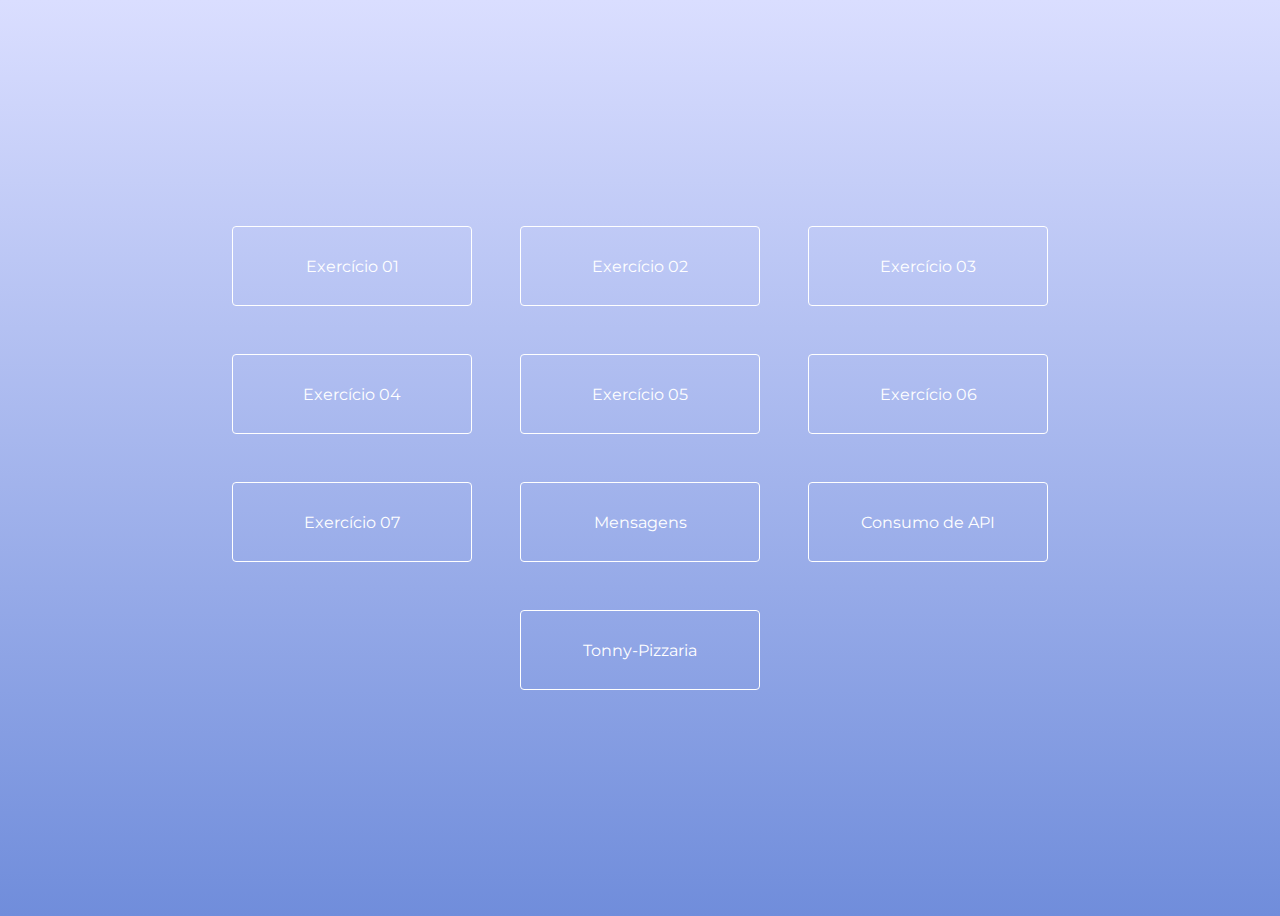
<file: index.html>
<!DOCTYPE html>
<html lang="en">
<head>
    <meta charset="UTF-8">
    <meta name="viewport" content="width=device-width, initial-scale=1.0">
    <link rel="preconnect" href="https://fonts.googleapis.com">
    <link rel="preconnect" href="https://fonts.gstatic.com" crossorigin>
    <link href="https://fonts.googleapis.com/css2?family=Montserrat:wght@300&display=swap" rel="stylesheet">
    <link rel="icon" type="image/jpg" href="https://cdn-icons-png.flaticon.com/512/5968/5968292.png" />
    <link rel="stylesheet" href="style.css">
    <title>Projetos em JavaScript | Luana Magalhães</title>
</head>
<body>
    <main>
      <a href="./aula01/aula1.html">
        <button>Exercício 01</button>
       </a>
         <a href="./aula02/aula2.html">
        <button>Exercício 02</button>
       </a>
         <a href="./aula03/aula3.html">
        <button>Exercício 03</button>
       </a>
       <a href="./aula04/aula4.html">
        <button>Exercício 04</button>
       </a>
       <a href="./aula05/aula5.html">
        <button>Exercício 05</button>
       </a>
       <a href="./aula06/aula6.html">
        <button>Exercício 06</button>
       </a>
       <a href="./aula07/aula07.html">
        <button>Exercício 07</button>
       </a>
       <a href="https://github.com/lU4N4ht/Messages_JSON">
        <button>Mensagens</button>
       </a>
       <a href="https://github.com/lU4N4ht/InstaMeow_ConsumoDeAPI">
        <button>Consumo de API</button>
       </a>
       <a href="https://github.com/lU4N4ht/Tonny-Pizzaria">
        <button>Tonny-Pizzaria</button>
       </a>
    </main>
</body>
</html>
</file>
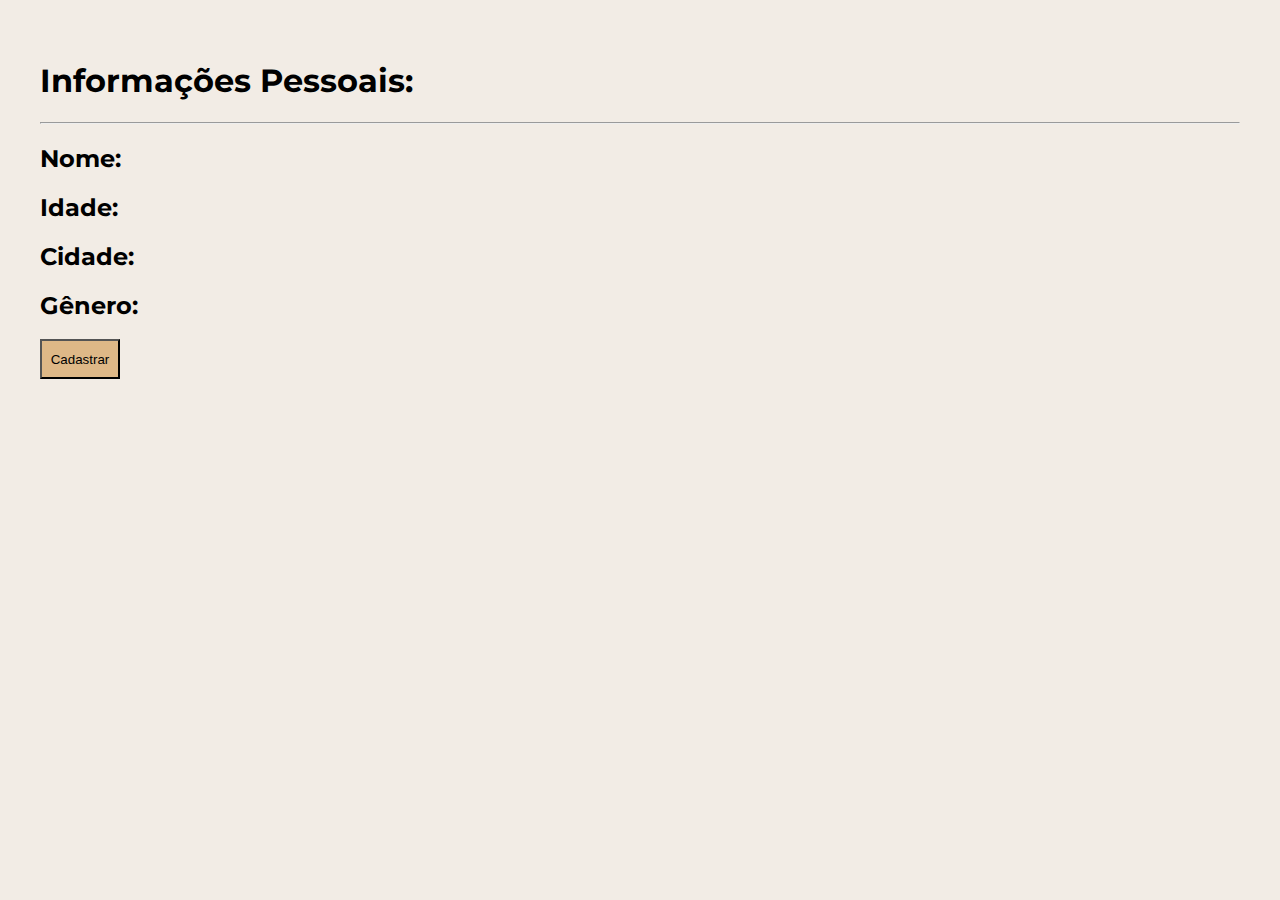
<file: aula1.html>
<!DOCTYPE html>
<html lang="pt-br">
<head>
    <meta charset="UTF-8">
    <meta name="viewport" content="width=device-width, initial-scale=1.0">
    <link rel="preconnect" href="https://fonts.googleapis.com">
    <link rel="preconnect" href="https://fonts.gstatic.com" crossorigin>
    <link href="https://fonts.googleapis.com/css2?family=Montserrat:wght@300&display=swap" rel="stylesheet">
    <link rel="icon" type="image/jpg" href="https://cdn-icons-png.flaticon.com/512/5968/5968292.png"/>
    <link rel="stylesheet" href="aula1.css">
    <script src="aula1.js" defer></script>
    <title>Questionário</title>
</head>
<body>
    <h1>Informações Pessoais:</h1>
    <hr>
    <h2 id="texto-nome">Nome: </h2>
    <h2 id="texto-idade">Idade: </h2>
    <h2 id="texto-cidade">Cidade: </h2>
    <h2 id="texto-genero">Gênero: </h2>
    <button id="cadastrar">Cadastrar</button>
</body>
</html>
</file>
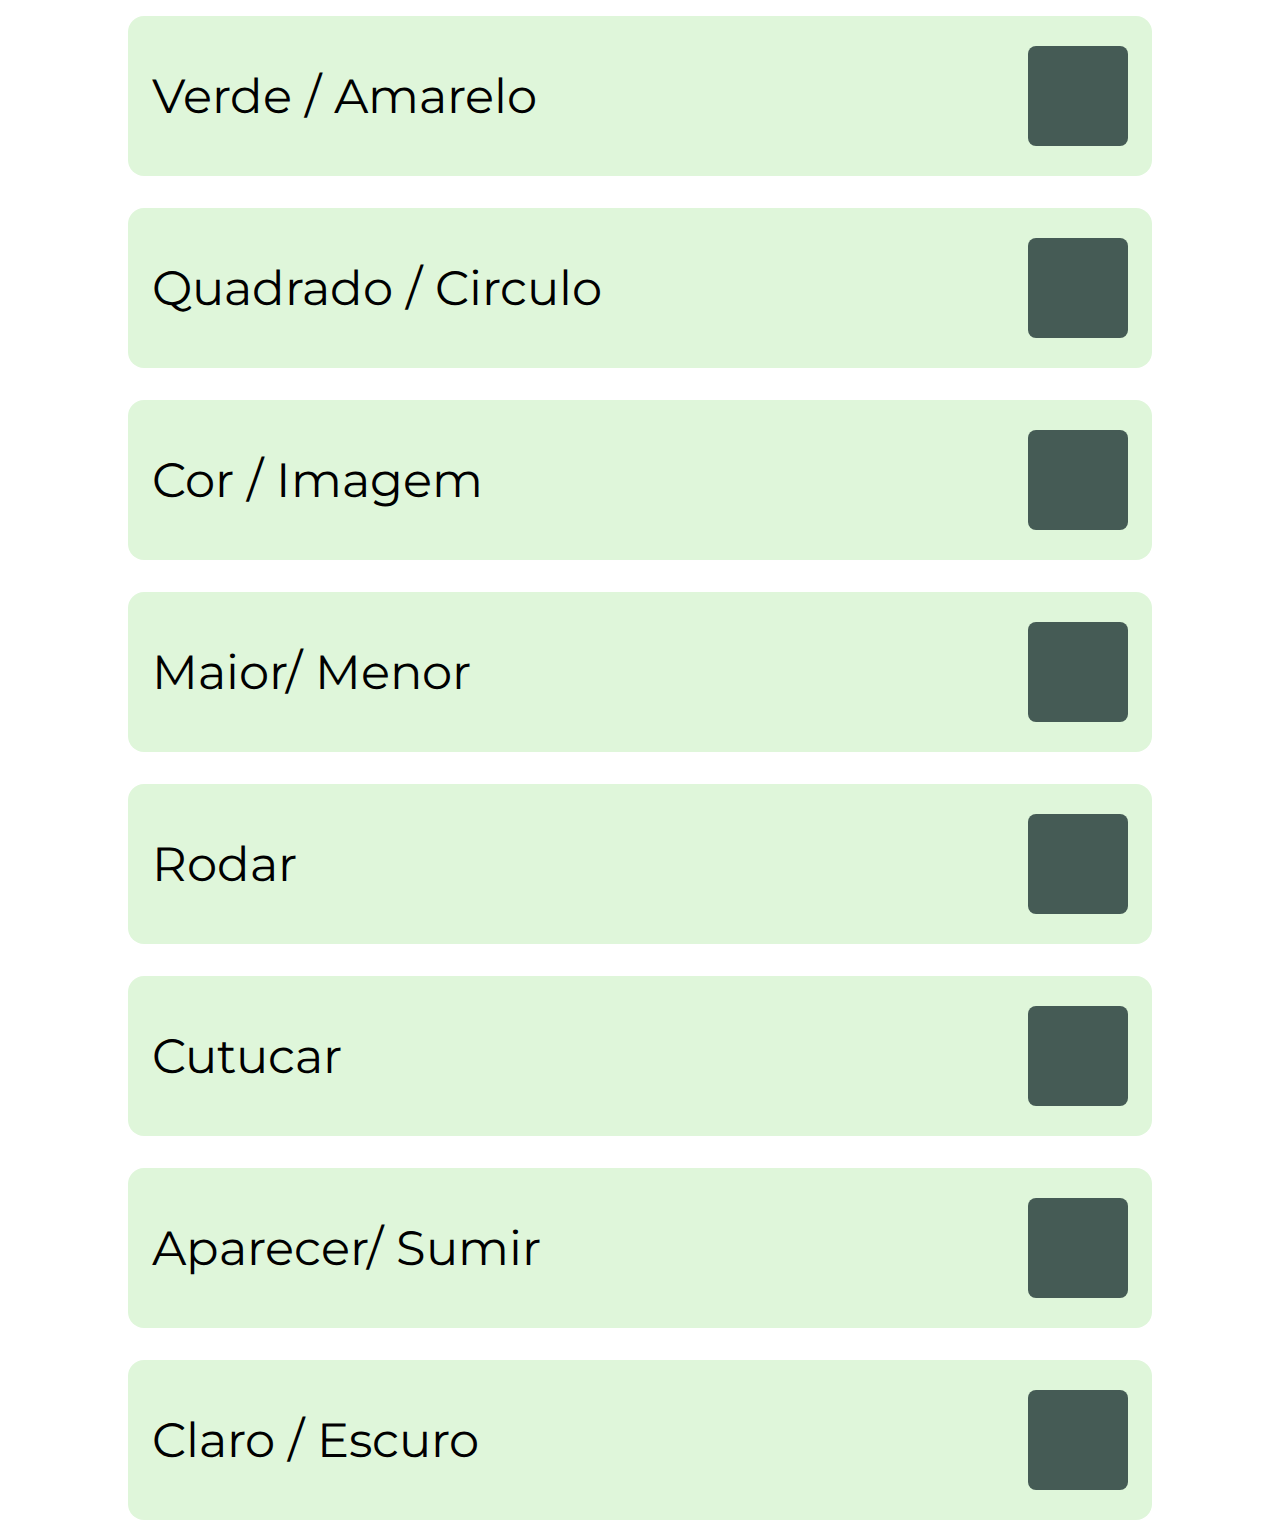
<file: aula2.html>
<!DOCTYPE html>
<html lang="pt-br">

<head>
    <meta charset="UTF-8">
    <meta name="viewport" content="width=device-width, initial-scale=1.0">
    <link rel="preconnect" href="https://fonts.googleapis.com">
    <link rel="preconnect" href="https://fonts.gstatic.com" crossorigin>
    <link href="https://fonts.googleapis.com/css2?family=Montserrat:wght@300&display=swap" rel="stylesheet">
    <link rel="icon" type="image/jpg" href="https://cdn-icons-png.flaticon.com/512/5968/5968292.png" />
    <link rel="stylesheet" href="aula2.css">
    <script src="./aula2.js" defer></script>
    <title>Aula 02</title>
</head>

<body>
    <div class="container">
        <div class="item">
            <div class="texto">Verde / Amarelo</div>
            <div class="forma" id="forma1"></div>
        </div>
    </div>
    <div class="container">
        <div class="item">
            <div class="texto">Quadrado / Circulo</div>
            <div class="forma" id="forma2"></div>
        </div>
    </div>
    <div class="container">
        <div class="item">
            <div class="texto">Cor / Imagem</div>
            <div class="forma" id="forma3"></div>
        </div>
    </div>
    <div class="container">
        <div class="item">
            <div class="texto">Maior/ Menor</div>
            <div class="forma" id="forma4"></div>
        </div>
    </div>
    <div class="container">
        <div class="item">
            <div class="texto">Rodar</div>
            <div class="forma" id="forma5"></div>
        </div>
    </div>
    <div class="container">
        <div class="item">
            <div class="texto">Cutucar</div>
            <div class="forma" id="forma6"></div>
        </div>
    </div>
    <div class="container">
        <div class="item">
            <div class="texto">Aparecer/ Sumir</div>
            <div class="forma" id="forma7"></div>
        </div>
    </div>
    <div class="container">
        <div class="item" id="item8">
            <div class="texto" id="texto8">Claro / Escuro</div>
            <div class="forma" id="forma8"></div>
        </div>
    </div>
</body>

</html>
</file>
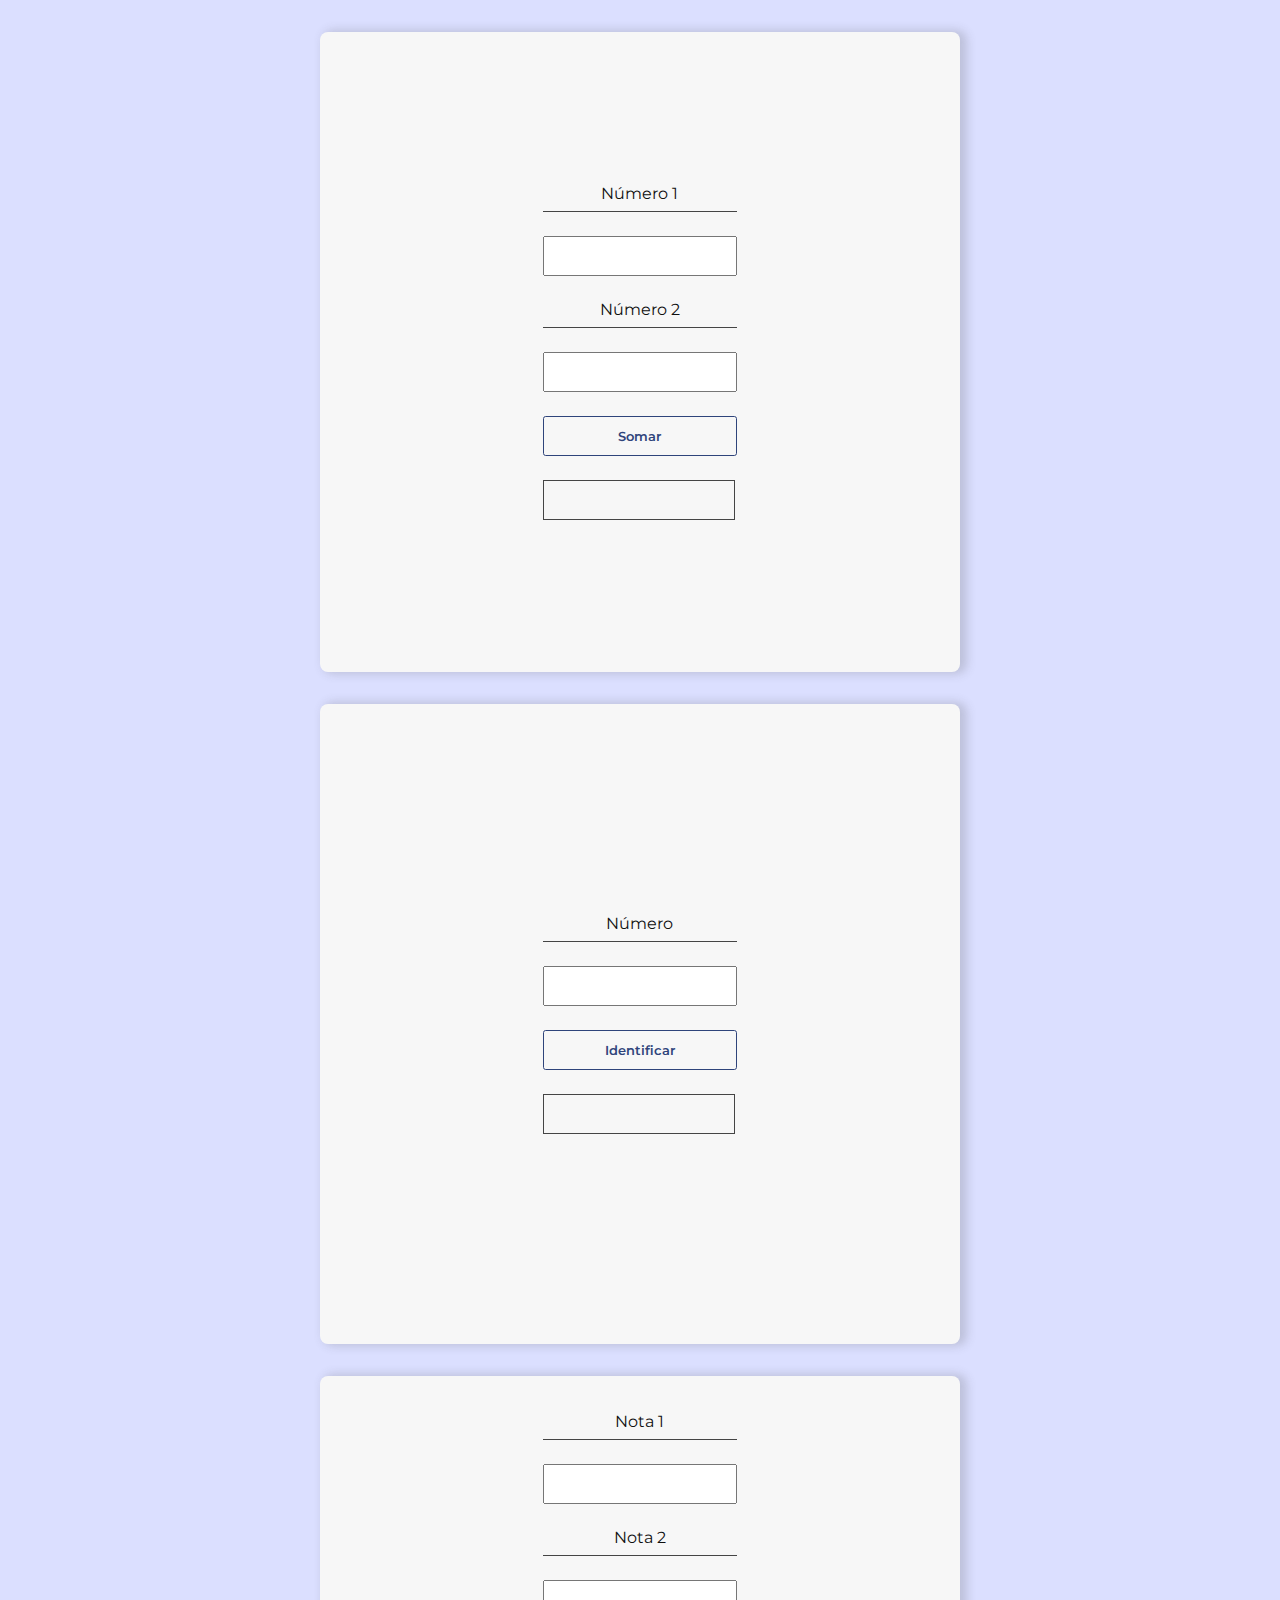
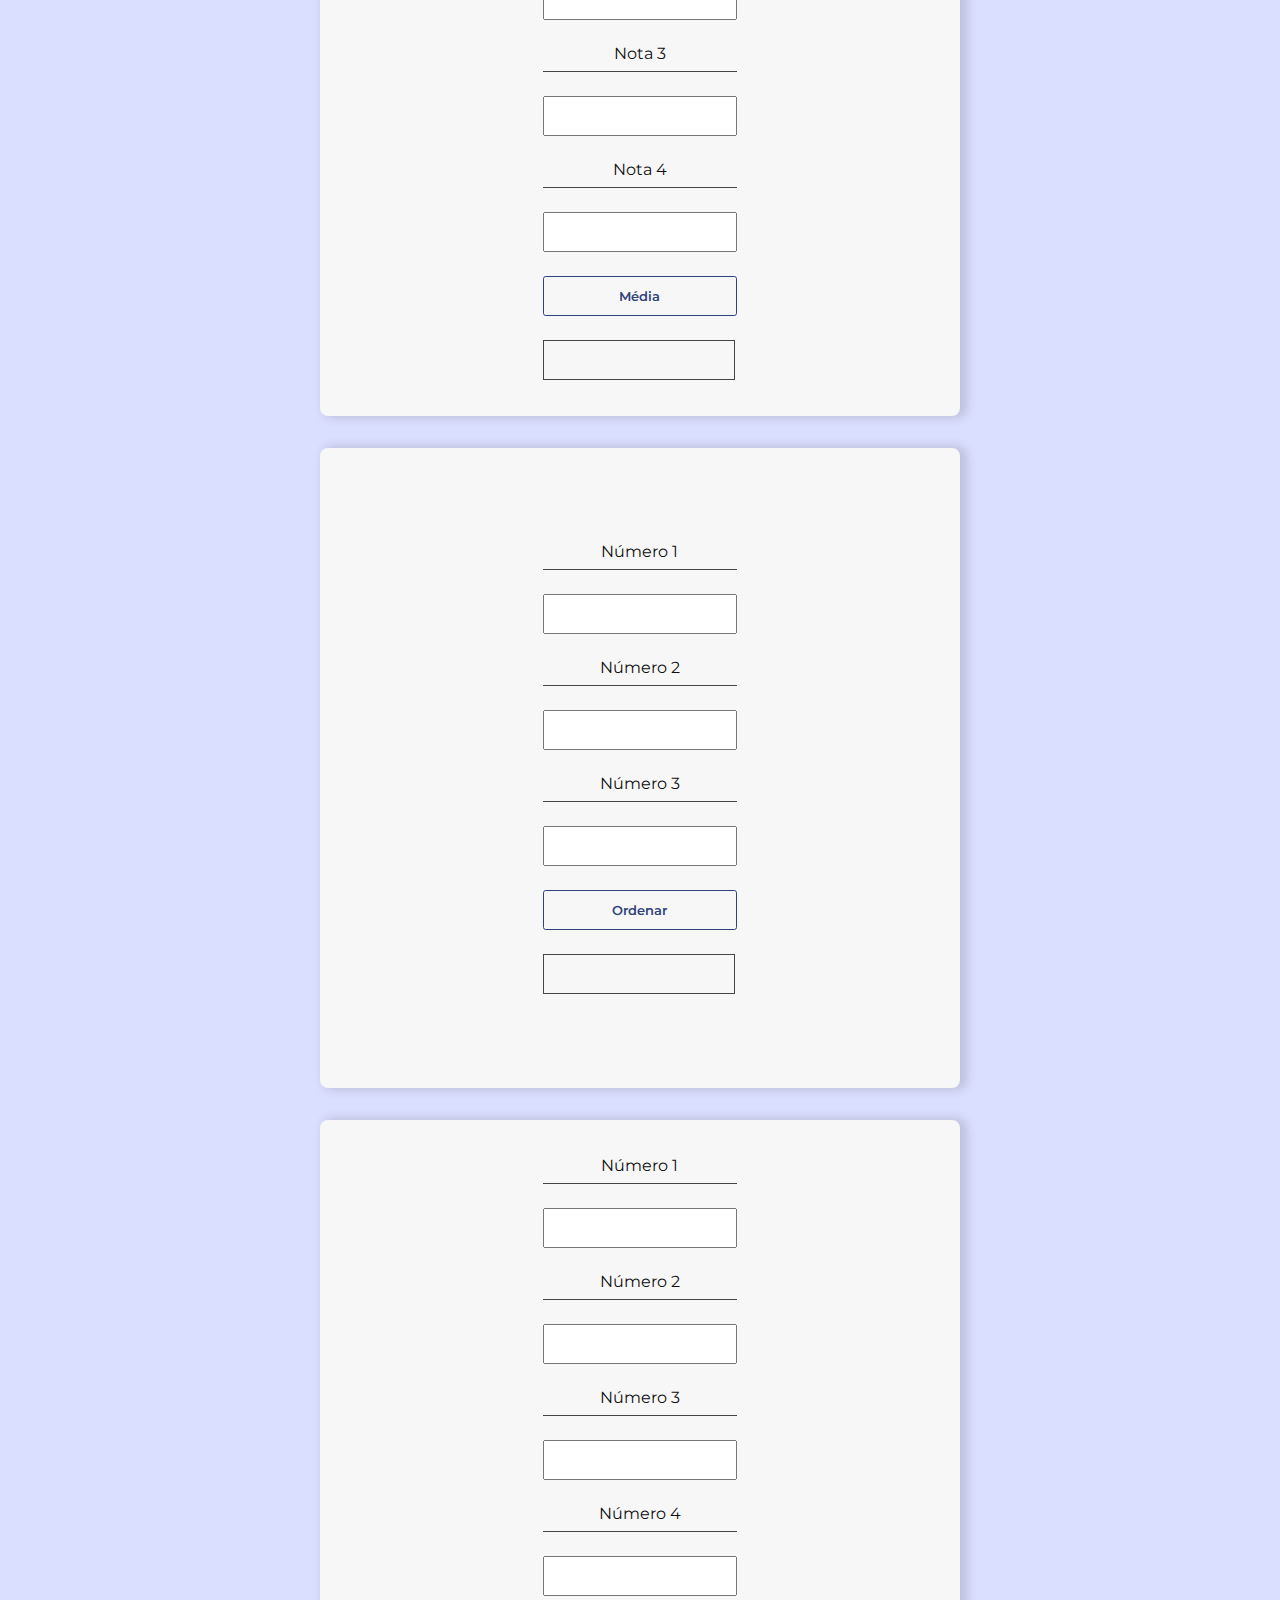
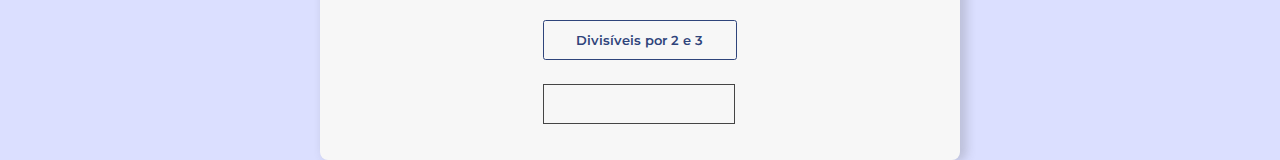
<file: aula3.html>
<!DOCTYPE html>
<html lang="pt-br">

<head>
    <meta charset="UTF-8">
    <meta name="viewport" content="width=device-width, initial-scale=1.0">
    <link rel="preconnect" href="https://fonts.googleapis.com">
    <link rel="preconnect" href="https://fonts.gstatic.com" crossorigin>
    <link href="https://fonts.googleapis.com/css2?family=Montserrat:wght@300&display=swap" rel="stylesheet">
    <link rel="icon" type="image/jpg" href="https://cdn-icons-png.flaticon.com/512/5968/5968292.png" />
    <link rel="stylesheet" href="aula3.css">
    <script src="aula3.js" defer></script>
    <title>Aula 03</title>
</head>

<body>
        <div class="container">
            <div class="item">
                <label>Número 1</label>
                <input type="text" id="primeironumero">
                <label>Número 2</label>
                <input type="text" id="segundonumero">
                <button id="somar">Somar</button>
                <sapn class="resultado" id="resultado"></sapn>
            </div>
        </div>
        <div class="container">
            <div class="item">
                <label>Número</label>
                <input type="text" id="numero-item2">
                <button id="identificar">Identificar</button>
                <sapn class="resultado" id="resultado-item2"></sapn>
            </div>
        </div>
        <div class="container">
            <div class="item">
                <label>Nota 1</label>
                <input type="text" id="nota1">
                <label>Nota 2</label>
                <input type="text" id="nota2">
                <label>Nota 3</label>
                <input type="text" id="nota3">
                <label>Nota 4</label>
                <input type="text" id="nota4">
                <button id="media-calcular">Média</button>
                <sapn class="resultado" id="resultado-media"></sapn>
            </div>
        </div>
        <div class="container">
            <div class="item">
                <label>Número 1</label>
                <input type="text" id="numero1">
                <label>Número 2</label>
                <input type="text" id="numero2">
                <label>Número 3</label>
                <input type="text" id="numero3">
                <button id="ordenar">Ordenar</button>
                <sapn class="resultado" id="resultadoordenar"></sapn>
            </div>
       </div>
       <div class="container">
        <div class="item">
            <label>Número 1</label>
            <input type="text" id="valor1">
            <label>Número 2</label>
            <input type="text" id="valor2">
            <label>Número 3</label>
            <input type="text" id="valor3">
            <label>Número 4</label>
            <input type="text" id="valor4">
            <button id="divisor">Divisíveis por 2 e 3</button>
            <sapn class="resultado" id="resultadodivisor"></sapn>
        </div>
    </div>
</body>     
</html>
</file>
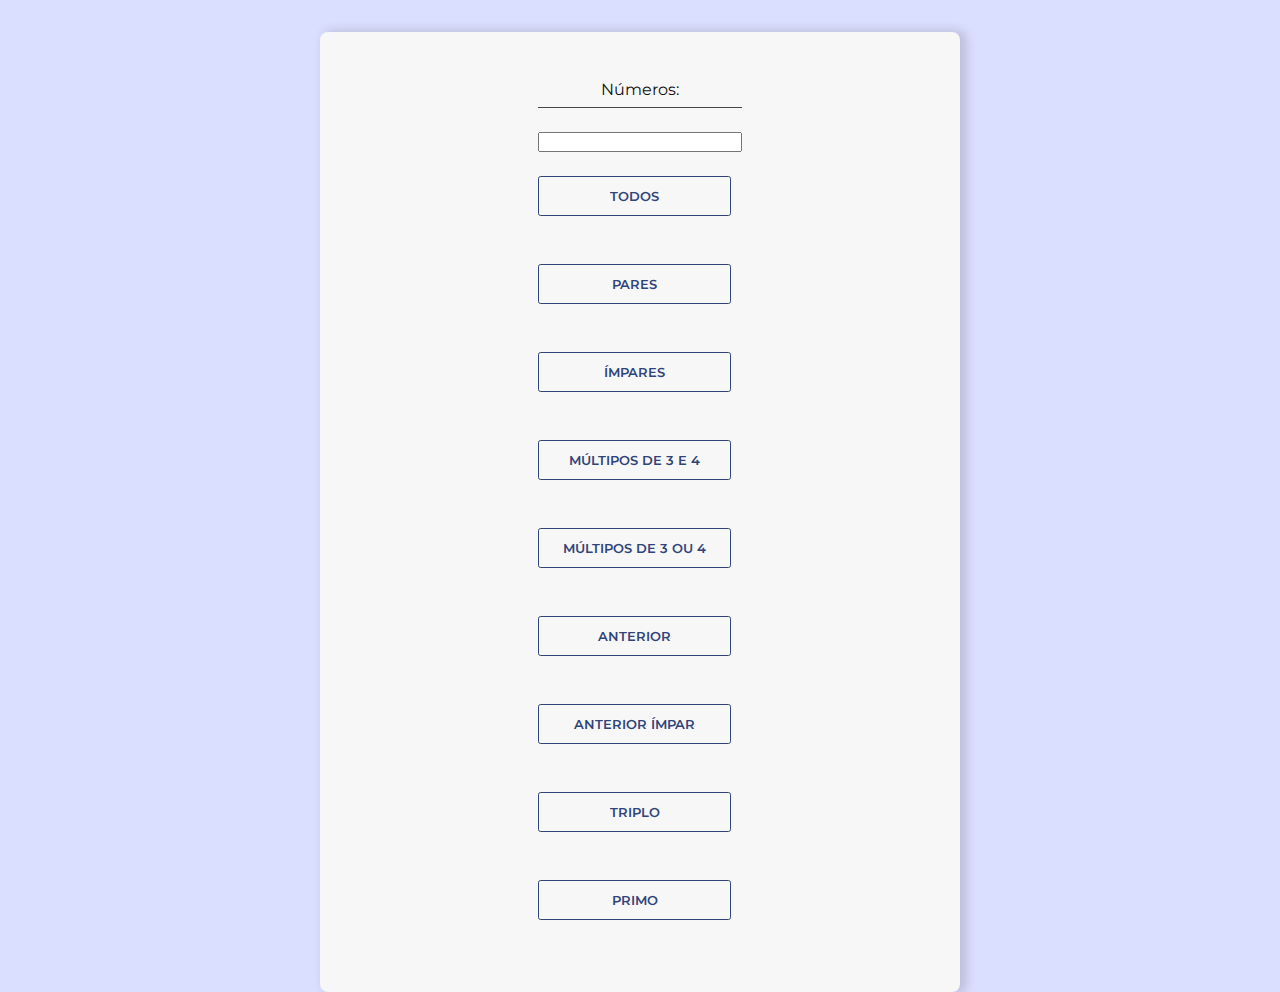
<file: aula4.html>
<!DOCTYPE html>
<html lang="pt-br">
<head>
    <meta charset="UTF-8">
    <meta name="viewport" content="width=device-width, initial-scale=1.0">
    <link rel="stylesheet" href="aula4.css">
    <script src="aula4.js" defer></script>
    <link rel="preconnect" href="https://fonts.googleapis.com">
    <link rel="preconnect" href="https://fonts.gstatic.com" crossorigin>
    <link href="https://fonts.googleapis.com/css2?family=Montserrat:wght@300&display=swap" rel="stylesheet">
    <link rel="icon" type="image/jpg" href="https://cdn-icons-png.flaticon.com/512/5968/5968292.png" />
    <title>Aula 04</title>
</head>
<body>
    <div class="container">
        <div class="item">
            <label>Números:</label>
            <input type="text" class="numeros" id="numeros">
            <div class="item">
                <button id="botao-mostrar-todos-numeros">TODOS</button>
                <div class="numeros" id="container-todos-numeros"></div>
            </div>
            <div class="item">
                    <button id="botao-mostrar-numeros-pares">PARES</button>
                    <div class="numeros" id="container-numeros-pares"></div>
                </div>
                <div class="item">
                    <button id="botao-mostrar-numeros-impares">ÍMPARES</button>
                    <div class="numeros" id="container-numeros-impares"></div>
                </div>
                    <div class="item">
                    <button id="botao-multiplos-3-e-4">MÚLTIPOS DE 3 E 4</button>
                    <div class="numeros" id="container-multiplos-3-e-4"></div>
                </div>
                <div class="item">
                    <button id="botao-multiplos-3-ou-4">MÚLTIPOS DE 3 OU 4</button>
                    <div class="numeros" id="container-multiplos-3-ou-4"></div>
                </div>

                <div class="item">
                    <button id="botao-mostrar-numero-anterior">ANTERIOR</button>
                    <div class="numeros" id="container-numero-anterior"></div>
                </div>

                <div class="item">
                    <button id="botao-mostrar-numero-anterior-impar">ANTERIOR ÍMPAR</button>
                    <div class="numeros" id="container-numero-anterior-impar"></div>
                </div>
                <div class="item">
                    <button id="botao-mostrar-numero-triplo">TRIPLO</button>
                    <div class="numeros" id="container-numero-triplo"></div>
                </div>
                <div class="item">
                    <button id="botao-mostrar-numero-primo">PRIMO</button>
                    <div class="numeros" id="container-numero-primo"></div>
                </div>
        </div>
    </div>
</body>
</html>
</file>
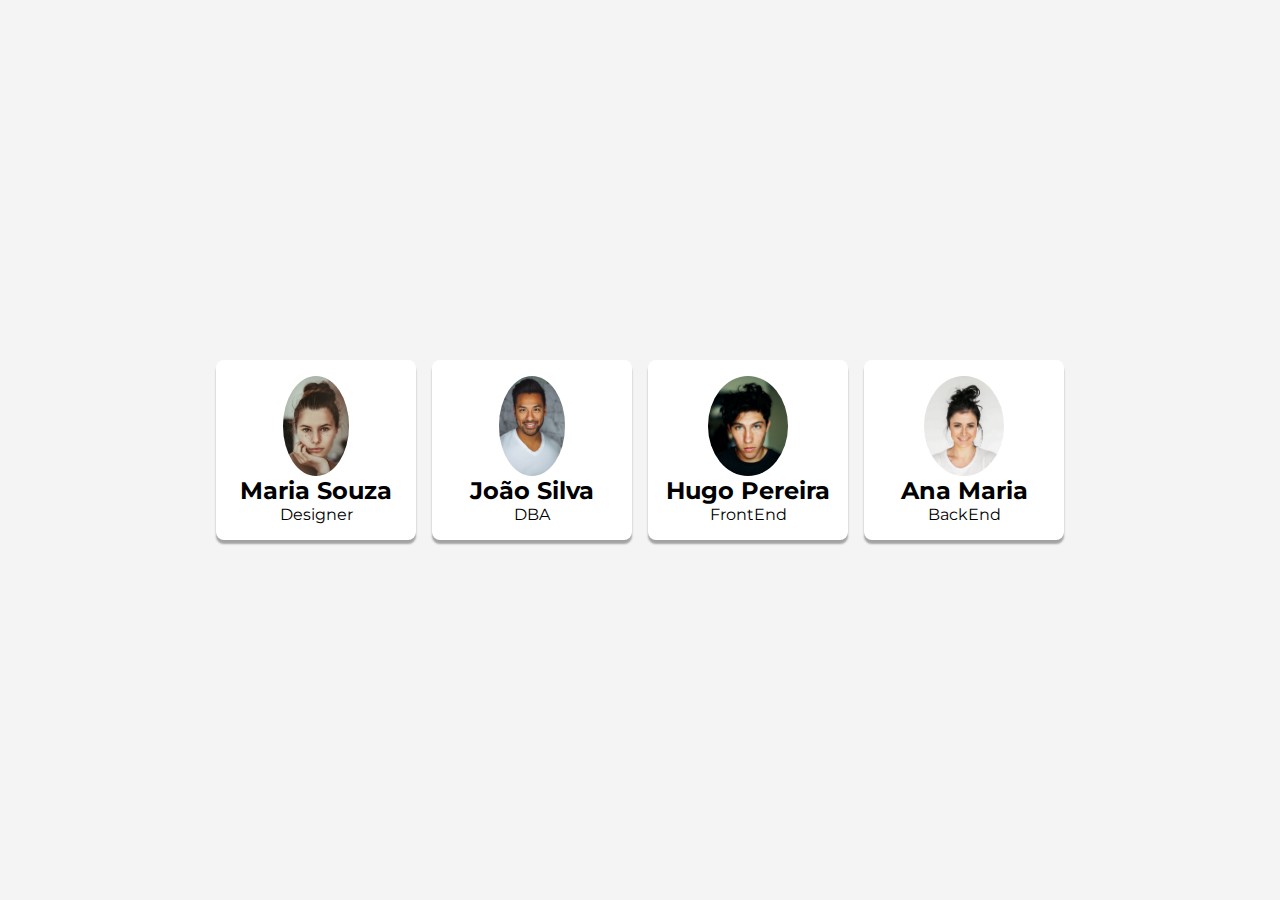
<file: aula05/aula5.html>
<!DOCTYPE html>
<html lang="pt-br">
<head>
    <meta charset="UTF-8">
    <meta name="viewport" content="width=device-width, initial-scale=1.0">
    <link rel="preconnect" href="https://fonts.googleapis.com">
    <link rel="preconnect" href="https://fonts.gstatic.com" crossorigin>
    <link href="https://fonts.googleapis.com/css2?family=Montserrat:wght@300&display=swap" rel="stylesheet">
    <link rel="icon" type="image/jpg" href="https://cdn-icons-png.flaticon.com/512/5968/5968292.png" />
    <link rel="stylesheet" href="aula5.css">
    <script src="./aula5.js" defer></script>
    <title>Aula 05 | Funcionários</title>
</head>
<body>
    <div class="card-container" id="card-container">
       <!---Cards criados por javascript-->
        </div>
    </div>
   
</body>
</html>
</file>
<file: style.css>
*{
    font-family: 'Montserrat', sans-serif;
}
body{
    overflow: hidden;
    height: 100vh;
    background: linear-gradient(0deg, #708ddb 0%, #dadeff 100%);
    text-decoration: none;
    display: grid;
    justify-content: center;
    align-items: center;
    padding-inline: 10em;
}
main{
    display: flex;
    flex-wrap: wrap;
    justify-content: center;
    gap: 3em;
}
button {
    appearance: none;
    background-color: transparent;
    border: 0.005em solid #FFFF;
    border-radius: 0.25em;
    box-sizing: border-box;
    color: #FFFF;
    cursor: pointer;
    display: inline-block;
    font-size: 1em;
    font-weight: 400;
    line-height: normal;
    margin: 0;
    width: 15em;
    height: 5em;
    outline: none;
    padding: 1em 2.3em;
    text-align: center;
    text-decoration: none;
    transition: all 300ms cubic-bezier(.23, 1, 0.32, 1);
   }
   button:disabled {
    pointer-events: none;
   }
   button:hover {
    color: #708ddb;
    background-color:#ffffffce;
    transform: translateY(-0.125em);
   }
   button:active {
    box-shadow: none;
    transform: translateY(0);
   }
</file>
<file: aula1.css>
body{
    padding: 2em;
    height: 90vh;
    background-color: rgb(242, 236, 229);
    font-family: Montserrat, sans-serif;
}
button{
    height: 3em;
    width: 6em;
    color: black;
    background-color: burlywood;
}
.roxo{
    color: mediumpurple;
}
.verde{
    color: mediumseagreen;
}
</file>
<file: aula2.css>
*{
    padding: 0;
    margin: 0;
    box-sizing: border-box;
    font-family: 'Montserrat', sans-serif;
}
.container{
    width: 100vw;
    display: flex;
    flex-direction: column;
    align-items: center;
    padding-block: 1em;
    gap: 1em;
}
.item{
    border-radius: 1em;
    padding-inline: 1.5em;
    display: flex;
    align-items: center;
    justify-content: space-between;
    height: 10em;
    width: 80%;
    background-color: #DFF6DA;
}
.texto{
    font-size: 3em;
}
.forma{
    width: 100px;
    height: 100px;
    background-color:#455B55;
    border-radius: 0.5em;
    cursor: pointer;
    transition: .6s ease-in-out;
}
.amarelo{
    background-color: #FFFFD7;
}
.circulo{
    border-radius: 50%;
}
.imagem{
    background-image: url([data-uri]);
    background-size: cover;
}
.tamanho{
   height: 2em;
}
.rodar{
    transform: rotate(180deg);
}
.cutucar{
    transform: translateX(-20em);
}
.transparente{
    background-color: transparent;
}
.formaClaro{
    background-color: #DFF6DA;
}
.fundoEscuro{
    background-color: #455B55;
}
.letraClara{
    color: #FFFFFF;
}
.cursor{
    cursor: default;
}
</file>
<file: aula3.css>
*{
    padding: 0;
    margin: 0;
    box-sizing: border-box;
    font-family: 'Montserrat', sans-serif;
}
body{
    padding-block: 2em;
    background-color: #dbdfff;
    /*background: linear-gradient(0deg, #708ddb 0%, #dbdfff);*/
    height: 100vh;
    display: grid;
    justify-content: center;
    align-items: center;
    font-weight: 400;
    font-size: 1em;
    color: #101010;
    gap: 2em;
    /*background-repeat: no-repeat;*/
}
.container{
    display: grid;
    height: 40em;
    width: 40em;
    align-items: center;
    justify-content: center;
    background-color: #F7F7F7;
    border-radius: 0.5em;
    box-shadow: 5px 0px 10px 2px rgba(80, 79, 79, 0.21);
}
.item{
    gap: 1.5em;
    display: grid;
}
input{
    text-align: center;
    height: 3em;
    width: 14.5em;
}
label{
    display: flex;
    justify-content: center;
    padding-bottom: 0.5em;
    border-bottom: 0.01em solid #454545;
}
button{
    font-weight: 600;
    height: 3em;
    width: 14.5em;
    color: #2f447b;
    background-color: #F7F7F7;
    border: 1.5px solid #2f447b;
    border-radius: 0.2em;
    cursor: pointer;
    transition: 0.4s all ease;
}
button:hover{
    transform: translateY(-0.125em);
    color: #F7F7F7;
    background-color: #708ddb;
    border: 1px solid #2f447b;
    
}
.resultado{
    display: flex;
    align-items: center;
    justify-content: center;
    border: 1px solid #454545;
    width: 12em;
    height: 2.5em;
    background-color: #F7F7F7;
    color: #101010;

}
</file>
<file: aula4.css>
*{
    box-sizing: border-box;
    font-family: 'Montserrat', sans-serif;
    margin: 0;
    padding: 0;
}
body{
    /*background-repeat: no-repeat;*/
    /*background: linear-gradient(0deg, #708ddb 0%, #dbdfff);*/
    align-items: center;
    background-color: #dbdfff;
    color: #101010;
    display: grid;
    font-size: 1em;
    font-weight: 400;
    gap: 2em;
    height: 100vh;
    justify-content: center;
    padding-block: 2em;
}
.container{
    align-items: center;
    background-color: #F7F7F7;
    border-radius: 0.5em;
    box-shadow: 5px 0px 10px 2px rgba(80, 79, 79, 0.21);
    display: grid;
    justify-content: center;
    padding-block: 3em;
    width: 40em;
}
.item{
    display: grid;
    gap: 1.5em;
}
label{
    border-bottom: 0.01em solid #454545;
    display: flex;
    justify-content: center;
    padding-bottom: 0.5em;
}
button{
    background-color: #F7F7F7;
    border-radius: 0.2em;
    border: 1.5px solid #2f447b;
    color: #2f447b;
    cursor: pointer;
    flex-grow: 1;
    font-weight: 600;
    height: 3em;
    transition: 0.4s all ease;
    width: 14.5em;
}
button:hover{
    background-color: #708ddb;
    border: 1px solid #2f447b;
    color: #F7F7F7;
    transform: translateY(-0.125em);
    
}
.numeros{
    flex-grow: 1;
    padding: 0px 8px;
}
.numeros span{
    background-color: #dbdfff;
    border: 1px solid black;
    display: inline-block;
    text-align: center;
    width: 50px;
}
</file>
<file: aula05/aula5.css>
*{
    padding: 0;
    margin: 0;
    box-sizing: border-box;
}
body{
    font-family: 'Montserrat', sans-serif;
    height: 100vh;
    background-color: #f4f4f4;
    display: grid;
    place-content: center;
}
.card{
    border-radius: 0.5em;
    width: 200px;
    background-color: #fff;
    padding: 1em;
    display: flex;
    flex-direction: column;
    justify-content: center;
    align-items: center;
    text-align: center;
    box-shadow: 0px 4px 2px #0005;
}
.card-container{
    display: flex;
    gap: 1em;
}
.card img{
    max-width: 100px;
    height: 100px;
    border-radius: 50%;
}
</file>
